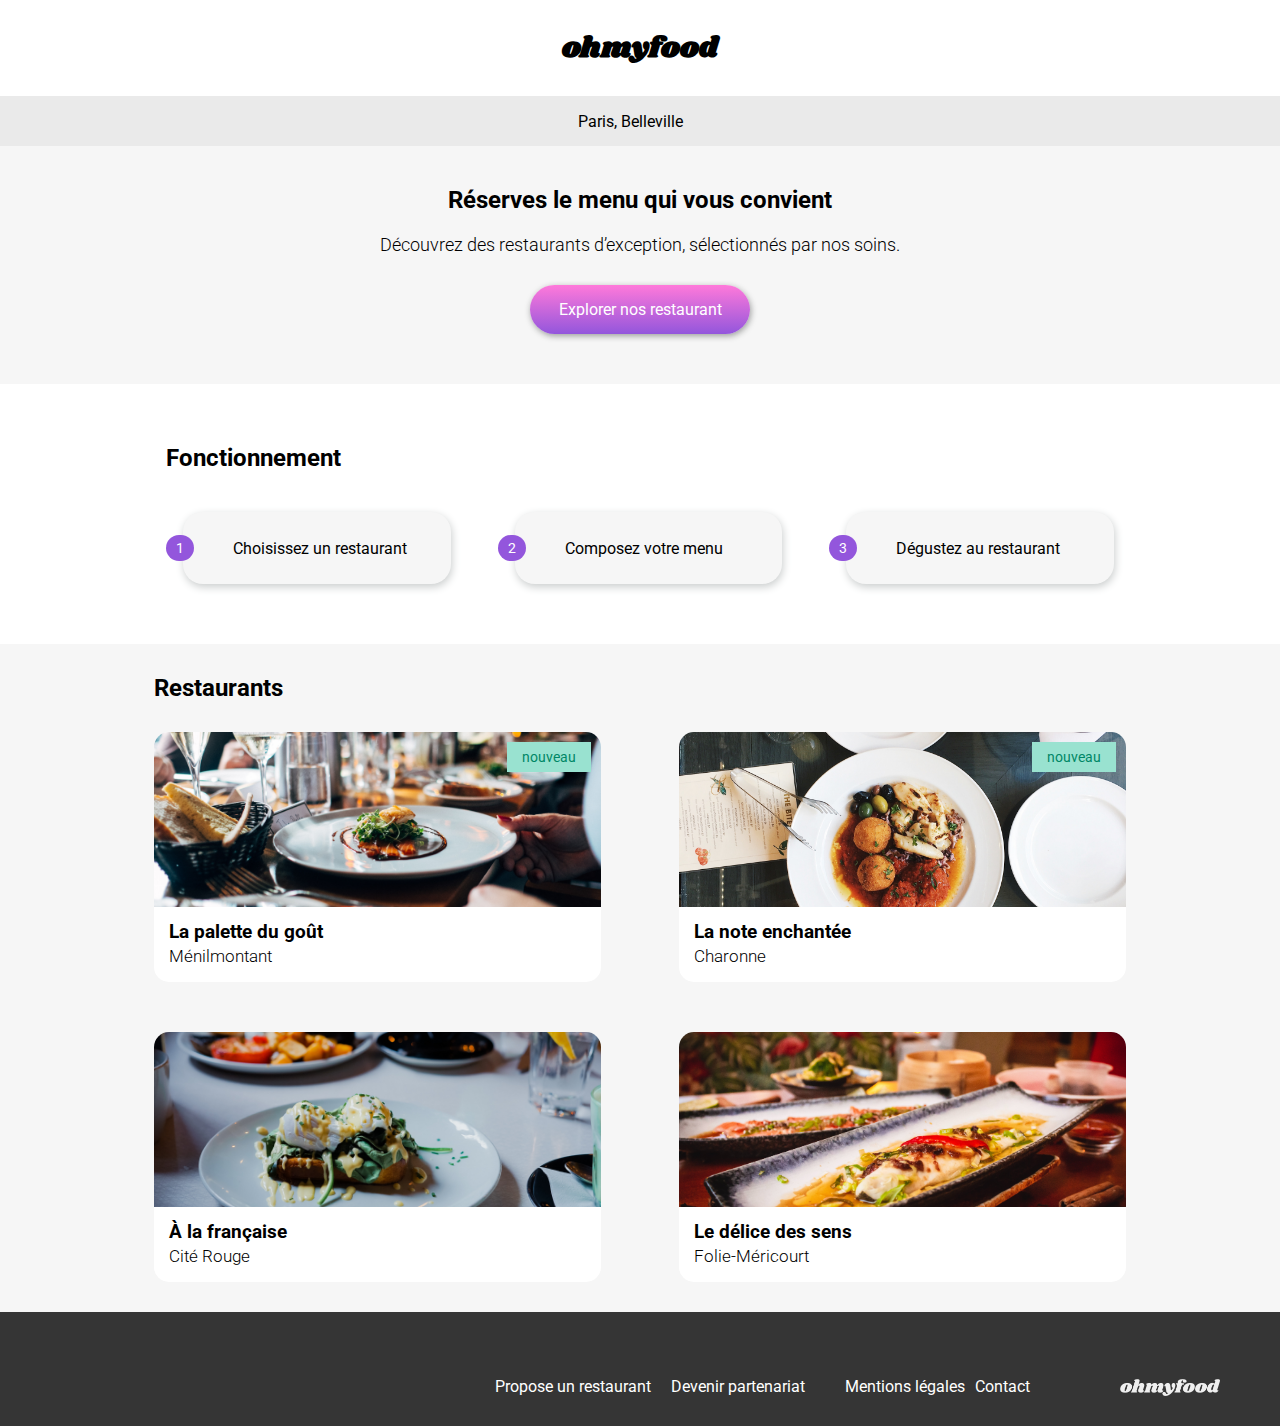
<file: index.html>
<!DOCTYPE html>
<html lang="fr">

<head>
  <meta charset="utf-8">
  <meta name="viewport" content="width=divice-width, initial-scale=1">
  <title>Oh my food - page d'accueil</title>
  <link rel="preconnect" href="https://fonts.googleapis.com">
  <link rel="preconnect" href="https://fonts.gstatic.com" crossorigin>
  <link href="https://fonts.googleapis.com/css2?family=Roboto:wght@100;300;400;700&display=swap" rel="stylesheet">
  <link href="https://fonts.googleapis.com/css2?family=Shrikhand&display=swap" rel="stylesheet">
  <link rel="stylesheet" href="https://cdnjs.cloudflare.com/ajax/libs/font-awesome/6.2.1/css/all.min.css"
    integrity="sha512-MV7K8+y+gLIBoVD59lQIYicR65iaqukzvf/nwasF0nqhPay5w/9lJmVM2hMDcnK1OnMGCdVK+iQrJ7lzPJQd1w=="
    crossorigin="anonymous" referrerpolicy="no-referrer">
  <link rel="stylesheet" href="CSS/styles.css">
</head>

<body>
  <div class="main-container">
    <header>
      <h1>ohmyfood</h1>
    </header>

    <main>
      <form class="localisation">
        <i class="fa-solid fa-location-dot"></i>
        <input type="text" name="ville" id="localisation" value="Paris, Belleville">
      </form>
      <div class="presentation">
        <h2>Réserves le menu qui vous convient</h2>
        <p>Découvrez des restaurants d’exception, sélectionnés par nos soins.</p>
        <a class="btn btn_presentation" role="button" href="#restaurants">
          Explorer nos restaurant
        </a>
      </div>

      <section class="fonction">
        <h2 class="section-title">Fonctionnement</h2>
        <div class="fonction_contents">
          <div class="fonction_content">
            <p class="fonction_n">1</p>
            <div class="fonction_txt">
              <i class="fa-solid fa-mobile-screen-button"></i>
              <p>Choisissez un restaurant</p>
            </div>
          </div>
          <div class="fonction_content">
            <p class="fonction_n">2</p>
            <div class="fonction_txt">
              <i class="fa-solid fa-list-ul"></i>
              <p>Composez votre menu</p>
            </div>
          </div>

          <div class="fonction_content">
            <p class="fonction_n">3</p>
            <div class="fonction_txt">
              <i class="fa-solid fa-store"></i>
              <p>Dégustez au restaurant</p>
            </div>
          </div>
        </div>
      </section>

      <section class="restaurants" id="restaurants">
        <h2 class="section-title">Restaurants</h2>
        <div class="restaurants_cards">
          <a href="restaurants/menu-la_palatte_du_goût.html">
            <div class="card">
              <img src="images/restaurants/jay-wennington-N_Y88TWmGwA-unsplash.jpg"
                alt="image du restaurant - la palette du goût">
              <p class="card_new">nouveau</p>
              <div class="card_content">
                <div class="card_txt">
                  <h3>La palette du goût</h3>
                  <p>Ménilmontant</p>
                </div>
                <div class="heart">
                  <span class="heart_1"><i class="fa-regular fa-heart"></i></span>
                  <span class="heart_2"><i class="fa-solid fa-heart"></i></span>
                </div>
              </div>
            </div>
          </a>

          <a href="restaurants/menu-la_note_enchantee.html">
            <div class="card">
              <img src="images/restaurants/stil-u2Lp8tXIcjw-unsplash.jpg" alt="image du restaurant - la note enchantée">
              <p class="card_new">nouveau</p>
              <div class="card_content">
                <div class="card_txt">
                  <h3>La note enchantée</h3>
                  <p>Charonne</p>
                </div>
                <div class="heart">
                  <span class="heart_1"><i class="fa-regular fa-heart"></i></span>
                  <span class="heart_2"><i class="fa-solid fa-heart"></i></span>
                </div>
              </div>
            </div>
          </a>

          <a href="restaurants/menu-a_la_francaise.html">
            <div class="card">
              <img src="images/restaurants/toa-heftiba-DQKerTsQwi0-unsplash.jpg"
                alt="image du restaurant - À la française">
              <div class="card_content">
                <div class="card_txt">
                  <h3>À la française</h3>
                  <p>Cité Rouge</p>
                </div>
                <div class="heart">
                  <span class="heart_1"><i class="fa-regular fa-heart"></i></span>
                  <span class="heart_2"><i class="fa-solid fa-heart"></i></span>
                </div>
              </div>
            </div>
          </a>

          <a href="restaurants/menu-le_delice_des_sens.html">
            <div class="card">
              <img src="images/restaurants/louis-hansel-shotsoflouis-qNBGVyOCY8Q-unsplash.jpg"
                alt="image du restaurant - Le délice des sens">
              <div class="card_content">
                <div class="card_txt">
                  <h3>Le délice des sens</h3>
                  <p>Folie-Méricourt</p>
                </div>
                <div class="heart">
                  <span class="heart_1"><i class="fa-regular fa-heart"></i></span>
                  <span class="heart_2"><i class="fa-solid fa-heart"></i></span>
                </div>
              </div>
            </div>
          </a>
        </div>
      </section>
    </main>

    <footer>
      <div>
        <a href="../index.html">
          <img src="images/logo/ohmyfood.png" alt="logo ohmyfood">
        </a>
      </div>
      <ul>
        <li>
          <a href="#">
            <i class="fa-solid fa-utensils"></i>
            <p>Propose un restaurant</p>
          </a>
        </li>
        <li>
          <a href="#">
            <i class="fa-solid fa-handshake-angle"></i>
            <p>Devenir partenariat</p>
          </a>
        </li>
        <li>
          <a href="#">
            <p>Mentions légales</p>
          </a>
        </li>
        <li>
          <a href="mailto:adresse@mail.com">
            <p>Contact</p>
          </a>
        </li>
      </ul>
    </footer>
  </div>
  <div class="loading">
    <div class="loading_in">
      <i class="fa-solid fa-heart"></i>
      <p>Chargement...</p>
    </div>
  </div>
</body>

</html>
</file>
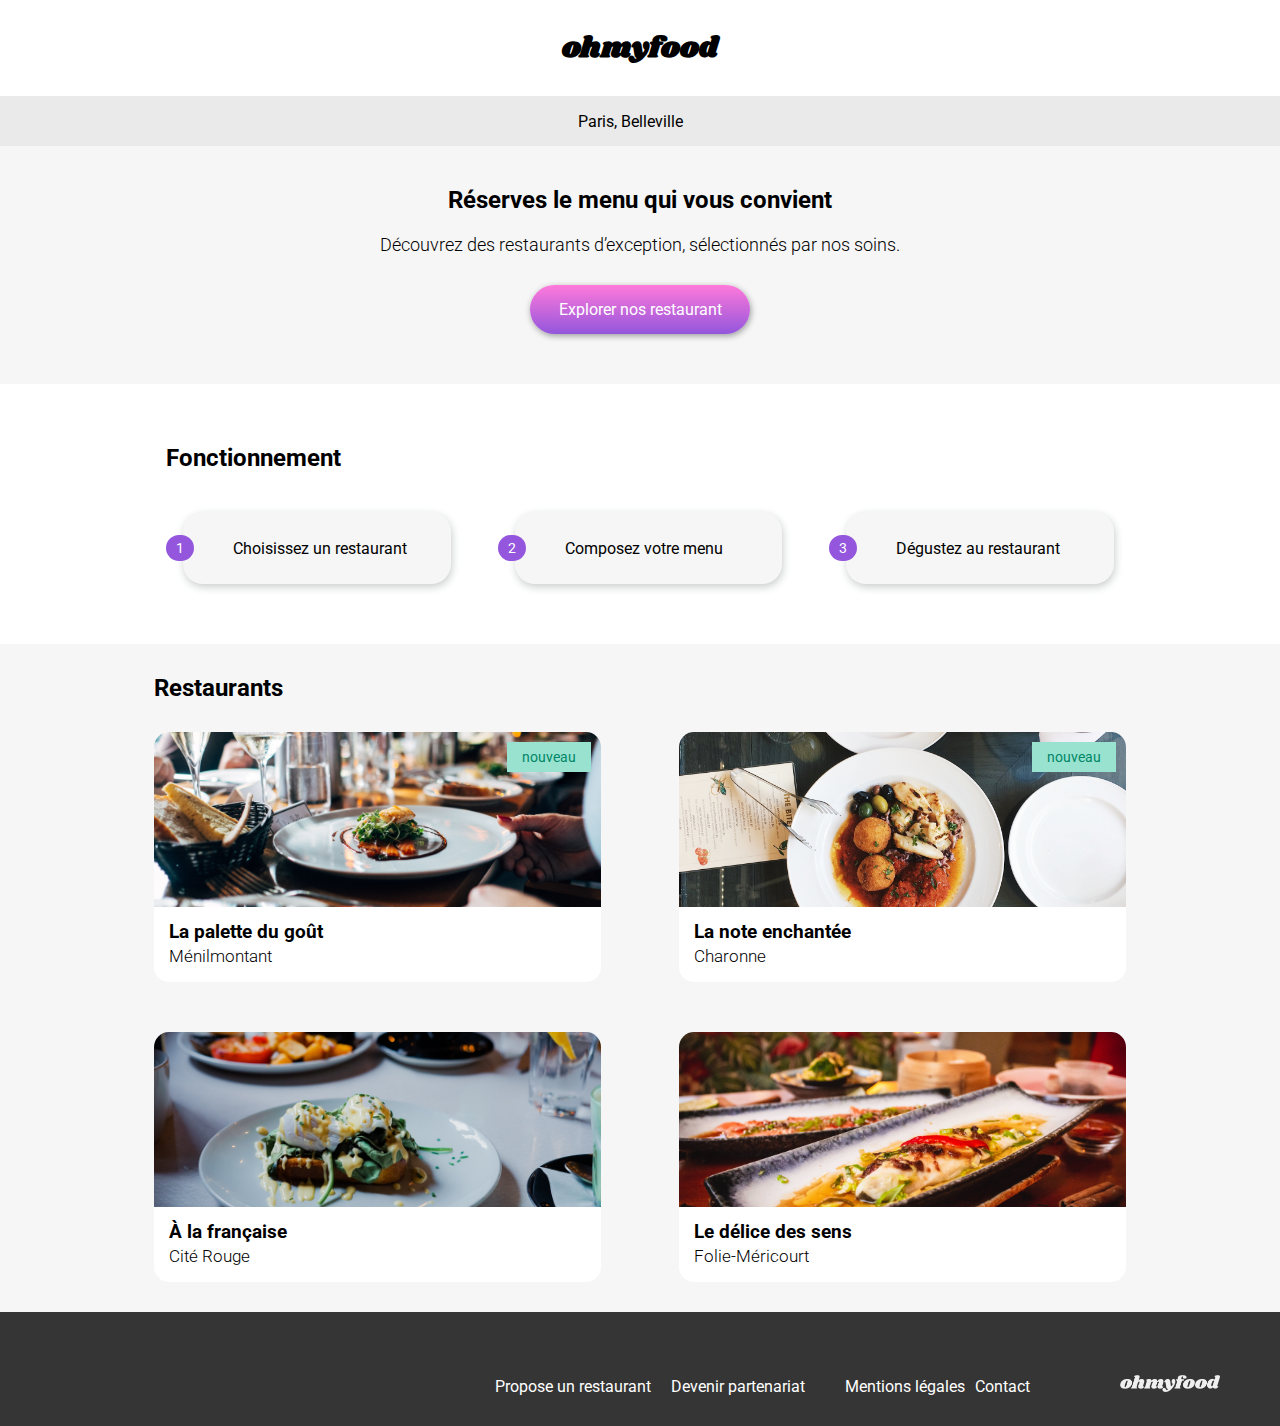
<file: homepage.html>
<!DOCTYPE html>
<html lang="fr">
  <head>
    <meta charset="utf-8">
    <meta name="viewport" content="width=divice-width, initial-scale=1">
    <title>Oh my food - page d'accueil</title>
    <link rel="preconnect" href="https://fonts.googleapis.com">
    <link rel="preconnect" href="https://fonts.gstatic.com" crossorigin>
    <link href="https://fonts.googleapis.com/css2?family=Roboto:wght@100;300;400;700&display=swap"
      rel="stylesheet">
    <link
      href="https://fonts.googleapis.com/css2?family=Shrikhand&display=swap"
      rel="stylesheet">
    <link
      rel="stylesheet"
      href="https://cdnjs.cloudflare.com/ajax/libs/font-awesome/6.2.1/css/all.min.css"
      integrity="sha512-MV7K8+y+gLIBoVD59lQIYicR65iaqukzvf/nwasF0nqhPay5w/9lJmVM2hMDcnK1OnMGCdVK+iQrJ7lzPJQd1w=="
      crossorigin="anonymous" referrerpolicy="no-referrer">
    <link rel="stylesheet" href="CSS/styles.css">
  </head>

  <body>
    <div class="main-container">
      <header>
        <h1>ohmyfood</h1>
      </header>

      <main>
        <form class="localisation">
          <i class="fa-solid fa-location-dot"></i>
          <input type="text" name="ville" id="localisation" value="Paris, Belleville">
        </form>
        <div class="presentation">
          <h2>Réserves le menu qui vous convient</h2>
          <p>
            Découvrez des restaurants d’exception, sélectionnés par nos soins.
          </p>
          <a class="btn btn_presentation" role="button" href="#restaurants">
            Explorer nos restaurant
          </a>
        </div>

        <section class="fonction">
          <h2 class="section-title">Fonctionnement</h2>
          <div class="fonction_contents">
            <div class="fonction_content">
              <p class="fonction_n">1</p>
              <div class="fonction_txt">
                <i class="fa-solid fa-mobile-screen-button"></i>
                <p>Choisissez un restaurant</p>
              </div>
            </div>
            <div class="fonction_content">
              <p class="fonction_n">2</p>
              <div class="fonction_txt">
                <i class="fa-solid fa-list-ul"></i>
                <p>Composez votre menu</p>
              </div>
            </div>

            <div class="fonction_content">
              <p class="fonction_n">3</p>
              <div class="fonction_txt">
                <i class="fa-solid fa-store"></i>
                <p>Dégustez au restaurant</p>
              </div>
            </div>
          </div>
        </section>

        <section class="restaurants" id="restaurants">
          <h2 class="section-title">Restaurants</h2>
          <div class="restaurants_cards">
            <a href="restaurants/menu-la_palatte_du_goût.html">
              <div class="card">
                <img src="images/restaurants/jay-wennington-N_Y88TWmGwA-unsplash.jpg"
                  alt="image du restaurant - la palette du goût">
                <p class="card_new">nouveau</p>
                <div class="card_content">
                  <div class="card_txt">
                    <h3>La palette du goût</h3>
                    <p>Ménilmontant</p>
                  </div>
                  <div class="heart">
                    <span class="heart_1"
                      ><i class="fa-regular fa-heart"></i
                    ></span>
                    <span class="heart_2"
                      ><i class="fa-solid fa-heart"></i
                    ></span>
                  </div>
                </div>
              </div>
            </a>

            <a href="restaurants/menu-la_note_enchantee.html">
              <div class="card">
                <img src="images/restaurants/stil-u2Lp8tXIcjw-unsplash.jpg"
                  alt="image du restaurant - la note enchantée">
                <p class="card_new">nouveau</p>
                <div class="card_content">
                  <div class="card_txt">
                    <h3>La note enchantée</h3>
                    <p>Charonne</p>
                  </div>
                  <div class="heart">
                    <span class="heart_1"
                      ><i class="fa-regular fa-heart"></i
                    ></span>
                    <span class="heart_2"
                      ><i class="fa-solid fa-heart"></i
                    ></span>
                  </div>
                </div>
              </div>
            </a>

            <a href="restaurants/menu-a_la_francaise.html">
              <div class="card">
                <img src="images/restaurants/toa-heftiba-DQKerTsQwi0-unsplash.jpg"
                  alt="image du restaurant - À la française">
                <div class="card_content">
                  <div class="card_txt">
                    <h3>À la française</h3>
                    <p>Cité Rouge</p>
                  </div>
                  <div class="heart">
                    <span class="heart_1"
                      ><i class="fa-regular fa-heart"></i
                    ></span>
                    <span class="heart_2"
                      ><i class="fa-solid fa-heart"></i
                    ></span>
                  </div>
                </div>
              </div>
            </a>

            <a href="restaurants/menu-le_delice_des_sens.html">
              <div class="card">
                <img src="images/restaurants/louis-hansel-shotsoflouis-qNBGVyOCY8Q-unsplash.jpg"
                  alt="image du restaurant - Le délice des sens">
                <div class="card_content">
                  <div class="card_txt">
                    <h3>Le délice des sens</h3>
                    <p>Folie-Méricourt</p>
                  </div>
                  <div class="heart">
                    <span class="heart_1"
                      ><i class="fa-regular fa-heart"></i
                    ></span>
                    <span class="heart_2"
                      ><i class="fa-solid fa-heart"></i
                    ></span>
                  </div>
                </div>
              </div>
            </a>
          </div>
        </section>
      </main>

      <footer>
        <div>
          <img src="images/logo/ohmyfood.png" alt="logo ohmyfood">
        </div>
        <ul>
          <li>
            <a href="#"
              ><i class="fa-solid fa-utensils"></i>
              <p>Propose un restaurant</p>
            </a>
          </li>
          <li>
            <a href="#"
              ><i class="fa-solid fa-handshake-angle"></i>
              <p>Devenir partenariat</p>
            </a>
          </li>
          <li>
            <a href="#">
              <p>Mentions légales</p>
            </a>
          </li>
          <li>
            <a href="mailto:adresse@mail.com">
              <p>Contact</p>
            </a>
          </li>
        </ul>
      </footer>
    </div>
    <div class="loading">
      <div class="loading_in">
        <i class="fa-solid fa-heart"></i>
        <p>Chargement...</p>
      </div>
    </div>
  </body>
</html>
</file>
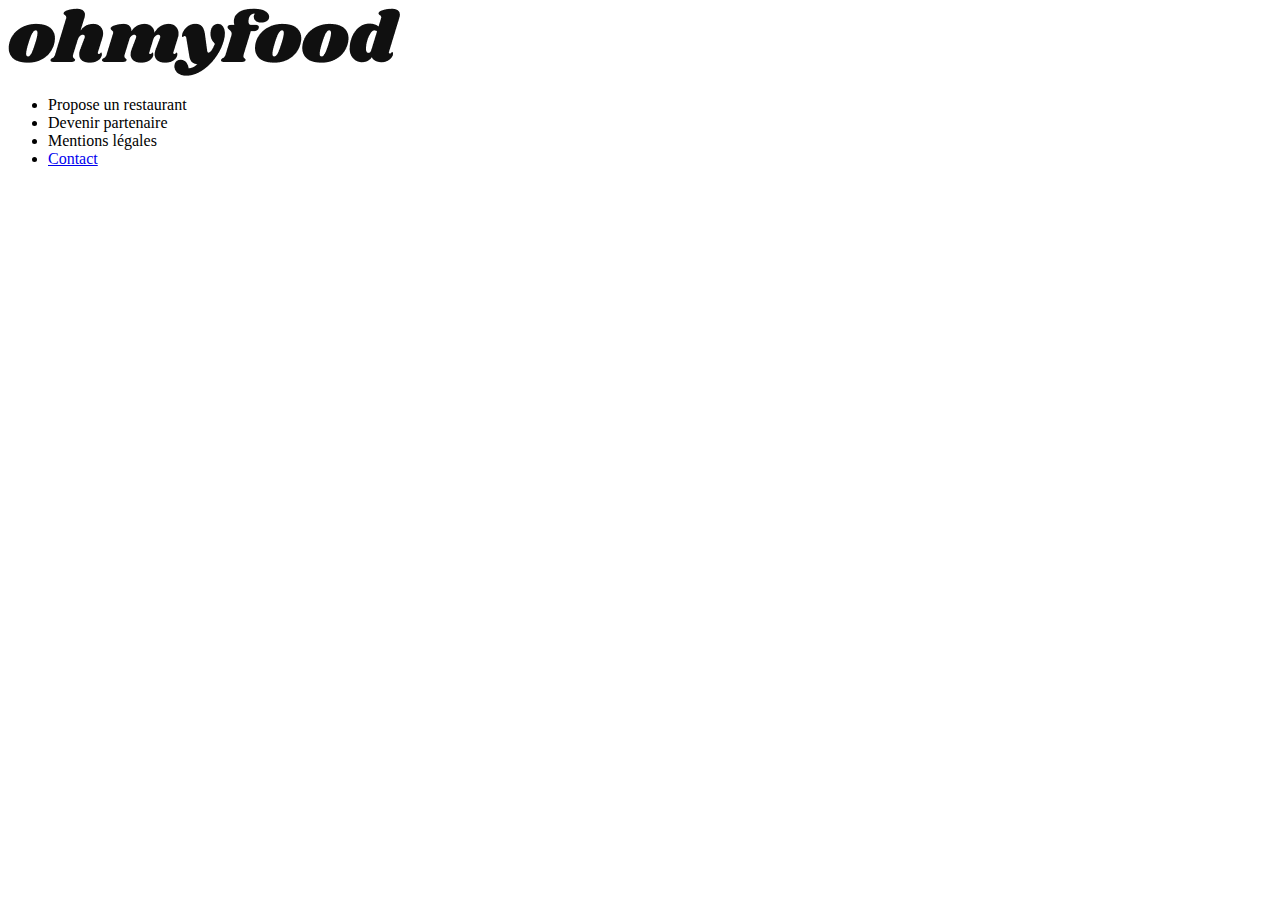
<file: menu-a_la_francaise.html>
<!DOCTYPE html>
<html lang="fr">

<head>
    <meta charset="utf-8">
    <meta name="viewport" content="width=divice-width, initial-scale=1">
    <title>Oh my food - page d'accueil </title>
    <link rel="preconnect" href="https://fonts.googleapis.com">
    <link rel="preconnect" href="https://fonts.gstatic.com" crossorigin>
    <link href="https://fonts.googleapis.com/css2?family=Roboto:wght@100&display=swap" rel="stylesheet">
    <link href="https://fonts.googleapis.com/css2?family=Shrikhand&display=swap" rel="stylesheet">
</head>

<body>
    <main>
        
    </main>
        <footer>
            <div>
                <img src="images/logo/ohmyfood.png" alt="image du logo - oh my food">
            </div>
            <ul>
                <li><i class="fa-solid fa-utensils"></i>Propose un restaurant</li>
                <li> <i class="fa-solid fa-handshake"></i>Devenir partenaire</li>
                <li> Mentions légales</li>
                <li> <a href="mailto:adresse@mail.com">Contact</a></li>
            </ul>
        </footer>
    </div>
</file>
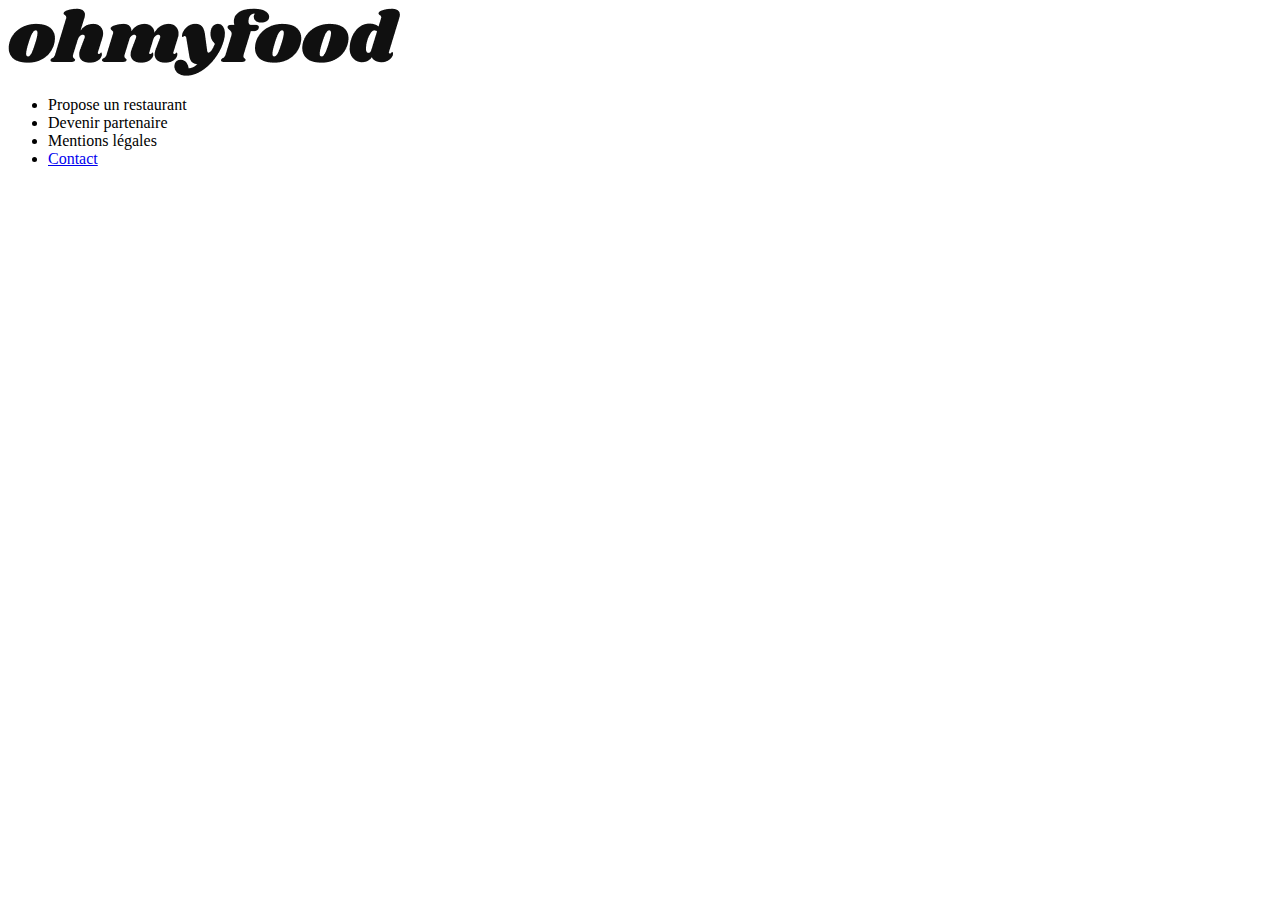
<file: menu-le_delice_des_sens.html>
<!DOCTYPE html>
<html lang="fr">

<head>
    <meta charset="utf-8">
    <meta name="viewport" content="width=divice-width, initial-scale=1">
    <title>Oh my food - page d'accueil </title>
    <link rel="preconnect" href="https://fonts.googleapis.com">
    <link rel="preconnect" href="https://fonts.gstatic.com" crossorigin>
    <link href="https://fonts.googleapis.com/css2?family=Roboto:wght@100&display=swap" rel="stylesheet">
    <link href="https://fonts.googleapis.com/css2?family=Shrikhand&display=swap" rel="stylesheet">
</head>

<body>
<main>
    
</main>
    <footer>
        <div>
            <img src="images/logo/ohmyfood.png" alt="image du logo - oh my food">
        </div>
        <ul>
            <li><i class="fa-solid fa-utensils"></i>Propose un restaurant</li>
            <li> <i class="fa-solid fa-handshake"></i>Devenir partenaire</li>
            <li> Mentions légales</li>
            <li> <a href="mailto:adresse@mail.com">Contact</a></li>
        </ul>
    </footer>
</div>
</body>
</file>
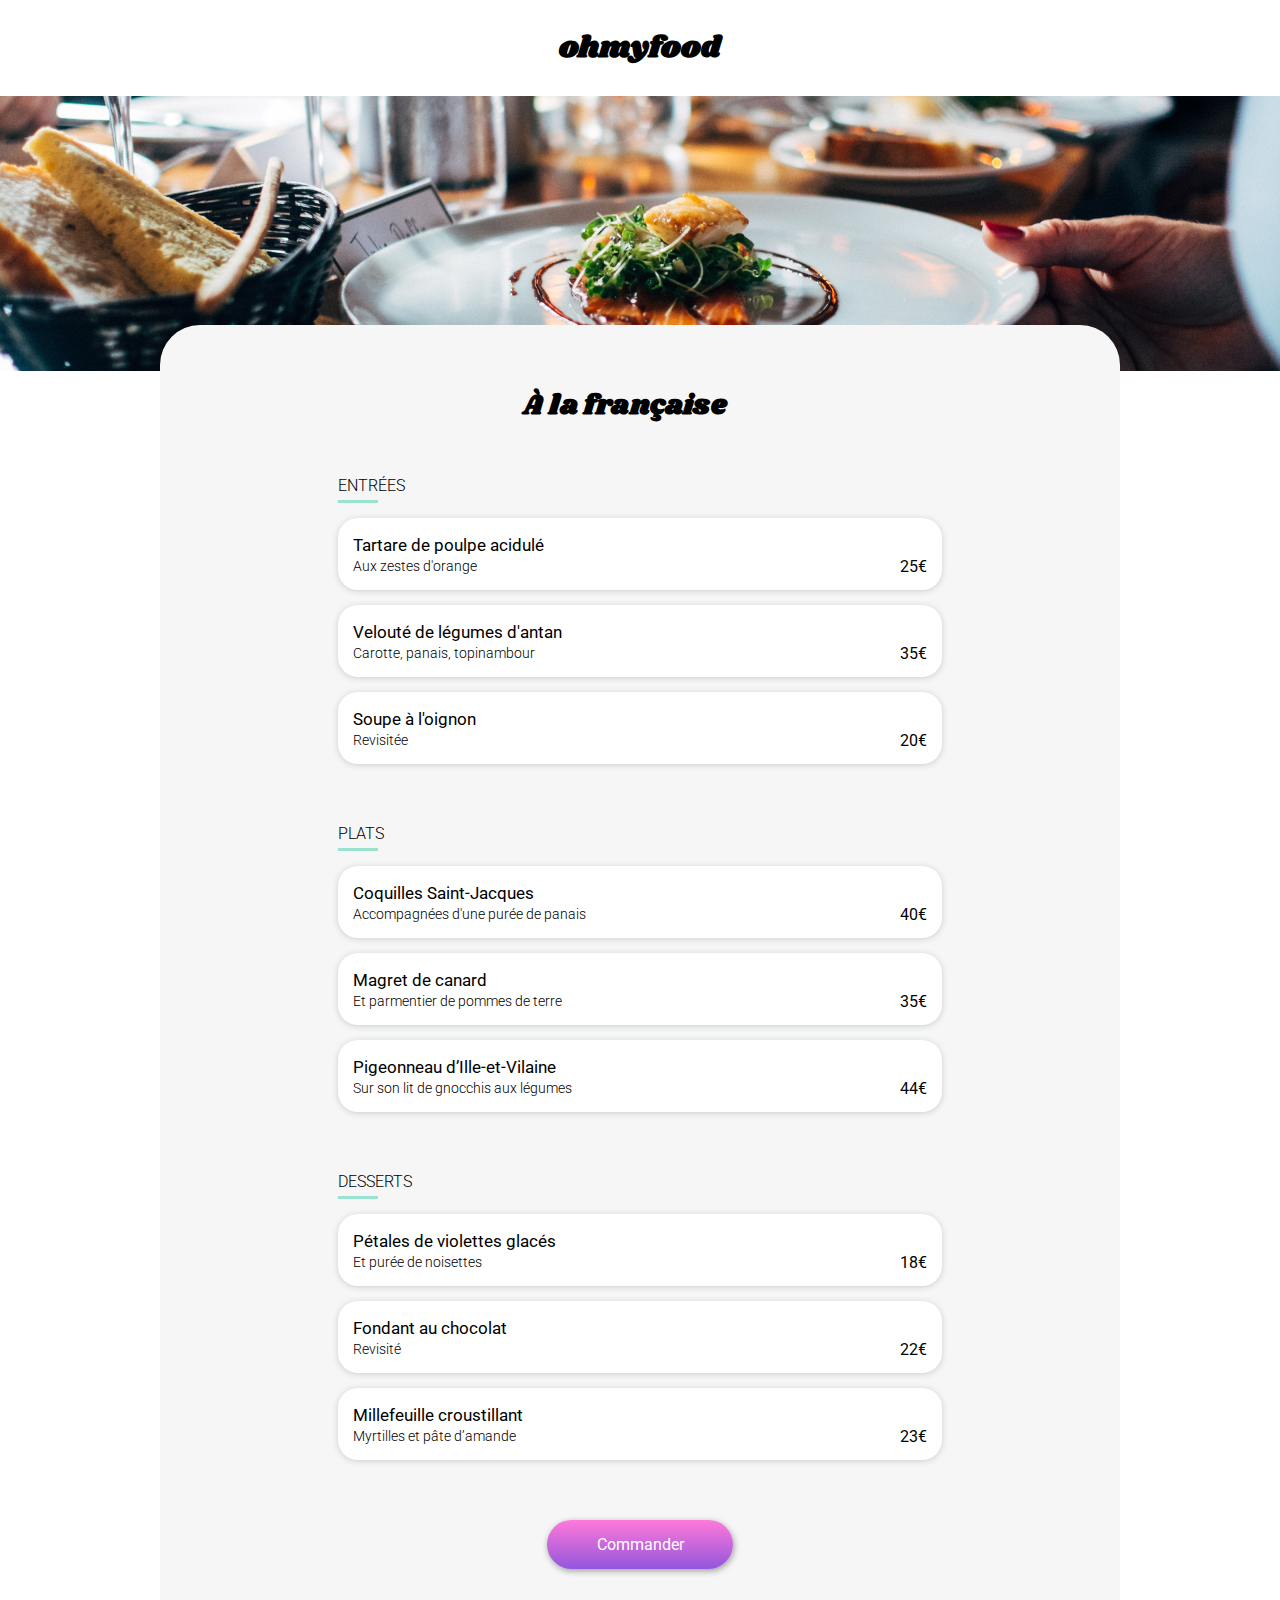
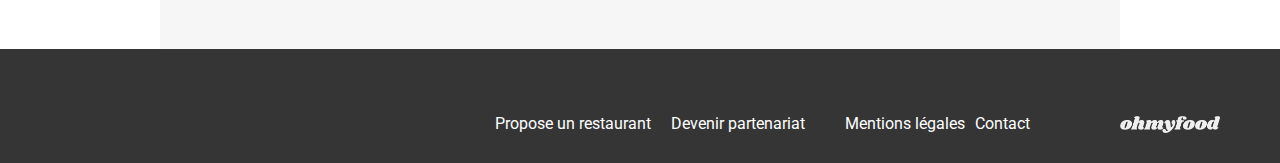
<file: restaurants/menu-a_la_francaise.html>
<!DOCTYPE html>
<html lang="fr">

<head>
    <meta charset="utf-8">
    <meta name="viewport" content="width=divice-width, initial-scale=1">
    <title>Oh my food - page "À la française" </title>
    <link rel="preconnect" href="https://fonts.googleapis.com">
    <link rel="preconnect" href="https://fonts.gstatic.com" crossorigin>
    <link href="https://fonts.googleapis.com/css2?family=Roboto:wght@100;300;400;700&display=swap" rel="stylesheet">
    <link href="https://fonts.googleapis.com/css2?family=Shrikhand&display=swap" rel="stylesheet">
    <link rel="stylesheet" href="https://cdnjs.cloudflare.com/ajax/libs/font-awesome/6.2.1/css/all.min.css"
        integrity="sha512-MV7K8+y+gLIBoVD59lQIYicR65iaqukzvf/nwasF0nqhPay5w/9lJmVM2hMDcnK1OnMGCdVK+iQrJ7lzPJQd1w=="
        crossorigin="anonymous" referrerpolicy="no-referrer">
    <link rel="stylesheet" href="../CSS/styles.css">
</head>

<body>
    <div class="main-container">
        <header class="menu_page">
            <a href="../index.html">
                <i class="fa-solid fa-arrow-left"></i>
            </a>
            <h1>ohmyfood</h1>
        </header>

        <main>
            <div class="restaurant_img">
                <img src="../images/restaurants/jay-wennington-N_Y88TWmGwA-unsplash.jpg" alt="image - restaurant">
            </div>
            <section class="menu">
                <div class="menu_title">
                    <h2 class="menu_title-section">À la française</h2>
                    <div class="heart">
                        <span class="heart_1">
                            <i class="fa-regular fa-heart"></i>
                        </span>
                        <span class="heart_2">
                            <i class="fa-solid fa-heart"></i>
                        </span>
                    </div>
                </div>
                <div class="menu_total">
                    <div class="menu_appetizer">
                        <h3>ENTRÉES</h3>
                        <div class="menu_cards">
                            <div class="card">
                                <div class="card_txt">
                                    <h4>Tartare de poulpe acidulé</h4>
                                    <p>Aux zestes d'orange</p>
                                </div>
                                <div class="card_price">25€</div>
                                <span class="card_greenbox">
                                    <i class="fa-solid fa-circle-check"></i>
                                </span>
                            </div>
                            <div class="card">
                                <div class="card_txt">
                                    <h4>Velouté de légumes d'antan</h4>
                                    <p>Carotte, panais, topinambour</p>
                                </div>
                                <div class="card_price">35€</div>
                                <span class="card_greenbox">
                                    <i class="fa-solid fa-circle-check"></i>
                                </span>
                            </div>
                            <div class="card">
                                <div class="card_txt">
                                    <h4>Soupe à l'oignon</h4>
                                    <p>Revisitée</p>
                                </div>
                                <div class="card_price">20€</div>
                                <span class="card_greenbox">
                                    <i class="fa-solid fa-circle-check"></i>
                                </span>
                            </div>
                        </div>
                    </div>
                    <div class="menu_main">
                        <h3>PLATS</h3>
                        <div class="menu_cards">
                            <div class="card">
                                <div class="card_txt">
                                    <h4>Coquilles Saint-Jacques</h4>
                                    <p>Accompagnées d'une purée de panais</p>
                                </div>
                                <div class="card_price">40€</div>
                                <span class="card_greenbox">
                                    <i class="fa-solid fa-circle-check"></i>
                                </span>
                            </div>
                            <div class="card">
                                <div class="card_txt">
                                    <h4>Magret de canard</h4>
                                    <p>Et parmentier de pommes de terre</p>
                                </div>
                                <div class="card_price">35€</div>
                                <span class="card_greenbox">
                                    <i class="fa-solid fa-circle-check"></i>
                                </span>
                            </div>
                            <div class="card">
                                <div class="card_txt">
                                    <h4>Pigeonneau d’Ille-et-Vilaine</h4>
                                    <p>Sur son lit de gnocchis aux légumes</p>
                                </div>
                                <div class="card_price">44€</div>
                                <span class="card_greenbox">
                                    <i class="fa-solid fa-circle-check"></i>
                                </span>
                            </div>
                        </div>
                    </div>
                    <div class="menu_dessert">
                        <h3>DESSERTS</h3>
                        <div class="menu_cards">
                            <div class="card">
                                <div class="card_txt">
                                    <h4>Pétales de violettes glacés</h4>
                                    <p>Et purée de noisettes</p>
                                </div>
                                <div class="card_price">18€</div>
                                <span class="card_greenbox">
                                    <i class="fa-solid fa-circle-check"></i>
                                </span>
                            </div>
                            <div class="card">
                                <div class="card_txt">
                                    <h4>Fondant au chocolat</h4>
                                    <p>Revisité</p>
                                </div>
                                <div class="card_price">22€</div>
                                <span class="card_greenbox">
                                    <i class="fa-solid fa-circle-check"></i>
                                </span>
                            </div>
                            <div class="card">
                                <div class="card_txt">
                                    <h4>Millefeuille croustillant</h4>
                                    <p>Myrtilles et pâte d’amande</p>
                                </div>
                                <div class="card_price">23€</div>
                                <span class="card_greenbox">
                                    <i class="fa-solid fa-circle-check"></i>
                                </span>
                            </div>
                        </div>
                    </div>
                    <div class="btn btn_order">
                        <a href="#" role="button">Commander</a>
                    </div>
                </div>
            </section>
        </main>

        <footer>
            <div>
                <a href="../index.html">
                    <img src="../images/logo/ohmyfood.png" alt="image du logo - oh my food">
                </a>
            </div>
            <ul>
                <li>
                    <a href="#">
                        <i class="fa-solid fa-utensils"></i>
                        <p>Propose un restaurant</p>
                    </a>
                </li>
                <li>
                    <a href="#">
                        <i class="fa-solid fa-handshake-angle"></i>
                        <p>Devenir partenariat</p>
                    </a>
                </li>
                <li>
                    <a href="#">
                        <p>Mentions légales</p>
                    </a>
                </li>
                <li>
                    <a href="mailto:adresse@mail.com">
                        <p>Contact</p>
                    </a>
                </li>
            </ul>
        </footer>
    </div>
</body>

</html>
</file>
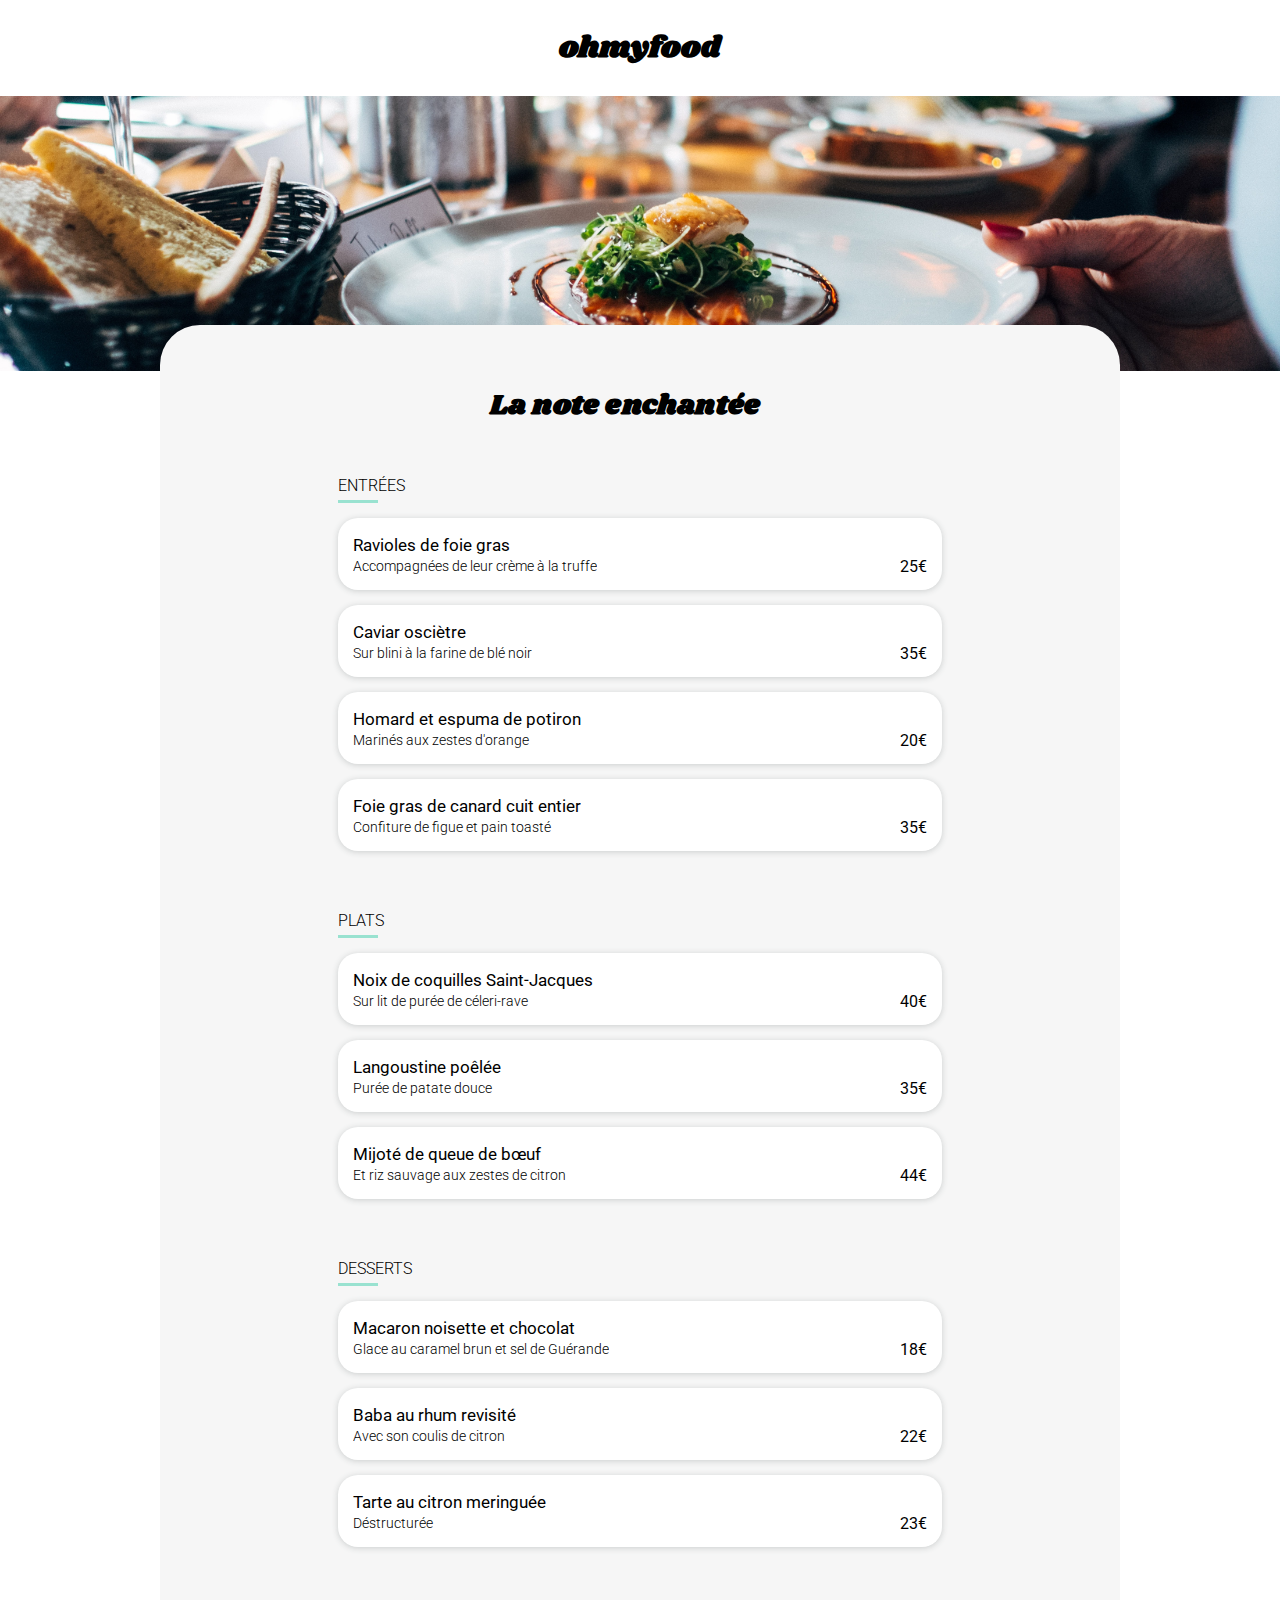
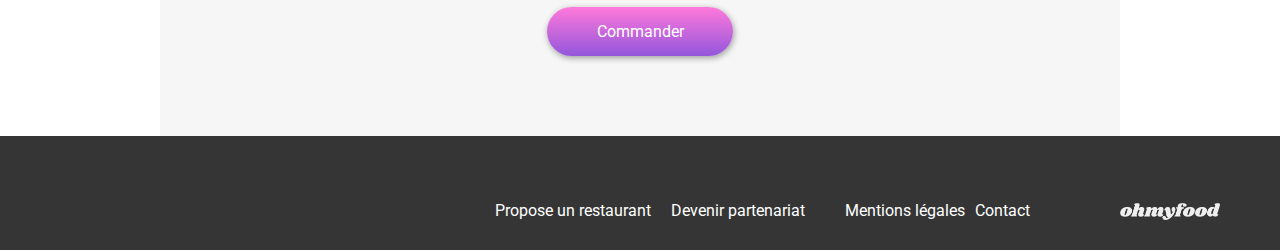
<file: restaurants/menu-la_note_enchantee.html>
<!DOCTYPE html>
<html lang="fr">

<head>
    <meta charset="utf-8">
    <meta name="viewport" content="width=divice-width, initial-scale=1">
    <title>Oh my food - page "La note enchantée" </title>
    <link rel="preconnect" href="https://fonts.googleapis.com">
    <link rel="preconnect" href="https://fonts.gstatic.com" crossorigin>
    <link href="https://fonts.googleapis.com/css2?family=Roboto:wght@100;300;400;700&display=swap" rel="stylesheet">
    <link href="https://fonts.googleapis.com/css2?family=Shrikhand&display=swap" rel="stylesheet">
    <link rel="stylesheet" href="https://cdnjs.cloudflare.com/ajax/libs/font-awesome/6.2.1/css/all.min.css"
        integrity="sha512-MV7K8+y+gLIBoVD59lQIYicR65iaqukzvf/nwasF0nqhPay5w/9lJmVM2hMDcnK1OnMGCdVK+iQrJ7lzPJQd1w=="
        crossorigin="anonymous" referrerpolicy="no-referrer">
    <link rel="stylesheet" href="../CSS/styles.css">
</head>

<body>
    <div class="main-container">
        <header class="menu_page">
            <a href="../index.html">
                <i class="fa-solid fa-arrow-left"></i>
            </a>
            <h1>ohmyfood</h1>
        </header>

        <main>
            <div class="restaurant_img">
                <img src="../images/restaurants/jay-wennington-N_Y88TWmGwA-unsplash.jpg" alt="image - restaurant">
            </div>
            <section class="menu">
                <div class="menu_title">
                    <h2 class="menu_title-section">La note enchantée</h2>
                    <div class="heart">
                        <span class="heart_1">
                            <i class="fa-regular fa-heart"></i>
                        </span>
                        <span class="heart_2">
                            <i class="fa-solid fa-heart"></i>
                        </span>
                    </div>
                </div>
                <div class="menu_total">
                    <div class="menu_appetizer">
                        <h3>ENTRÉES</h3>
                        <div class="menu_cards">
                            <div class="card">
                                <div class="card_txt">
                                    <h4>Ravioles de foie gras</h4>
                                    <p>Accompagnées de leur crème à la truffe</p>
                                </div>
                                <div class="card_price">25€</div>
                                <span class="card_greenbox">
                                    <i class="fa-solid fa-circle-check"></i>
                                </span>
                            </div>
                            <div class="card">
                                <div class="card_txt">
                                    <h4>Caviar osciètre </h4>
                                    <p>Sur blini à la farine de blé noir</p>
                                </div>
                                <div class="card_price">35€</div>
                                <span class="card_greenbox">
                                    <i class="fa-solid fa-circle-check"></i>
                                </span>
                            </div>
                            <div class="card">
                                <div class="card_txt">
                                    <h4>Homard et espuma de potiron</h4>
                                    <p>Marinés aux zestes d'orange</p>
                                </div>
                                <div class="card_price">20€</div>
                                <span class="card_greenbox">
                                    <i class="fa-solid fa-circle-check"></i>
                                </span>
                            </div>
                            <div class="card">
                                <div class="card_txt">
                                    <h4>Foie gras de canard cuit entier</h4>
                                    <p>Confiture de figue et pain toasté</p>
                                </div>
                                <div class="card_price">35€</div>
                                <span class="card_greenbox">
                                    <i class="fa-solid fa-circle-check"></i>
                                </span>
                            </div>
                        </div>
                    </div>
                    <div class="menu_main">
                        <h3>PLATS</h3>
                        <div class="menu_cards">
                            <div class="card">
                                <div class="card_txt">
                                    <h4>Noix de coquilles Saint-Jacques</h4>
                                    <p>Sur lit de purée de céleri-rave</p>
                                </div>
                                <div class="card_price">40€</div>
                                <span class="card_greenbox">
                                    <i class="fa-solid fa-circle-check"></i>
                                </span>
                            </div>
                            <div class="card">
                                <div class="card_txt">
                                    <h4>Langoustine poêlée</h4>
                                    <p>Purée de patate douce</p>
                                </div>
                                <div class="card_price">35€</div>
                                <span class="card_greenbox">
                                    <i class="fa-solid fa-circle-check"></i>
                                </span>
                            </div>
                            <div class="card">
                                <div class="card_txt">
                                    <h4>Mijoté de queue de bœuf </h4>
                                    <p>Et riz sauvage aux zestes de citron</p>
                                </div>
                                <div class="card_price">44€</div>
                                <span class="card_greenbox">
                                    <i class="fa-solid fa-circle-check"></i>
                                </span>
                            </div>
                        </div>
                    </div>
                    <div class="menu_dessert">
                        <h3>DESSERTS</h3>
                        <div class="menu_cards">
                            <div class="card">
                                <div class="card_txt">
                                    <h4>Macaron noisette et chocolat</h4>
                                    <p>Glace au caramel brun et sel de Guérande</p>
                                </div>
                                <div class="card_price">18€</div>
                                <span class="card_greenbox">
                                    <i class="fa-solid fa-circle-check"></i>
                                </span>
                            </div>
                            <div class="card">
                                <div class="card_txt">
                                    <h4>Baba au rhum revisité </h4>
                                    <p>Avec son coulis de citron</p>
                                </div>
                                <div class="card_price">22€</div>
                                <span class="card_greenbox">
                                    <i class="fa-solid fa-circle-check"></i>
                                </span>
                            </div>
                            <div class="card">
                                <div class="card_txt">
                                    <h4>Tarte au citron meringuée</h4>
                                    <p>Déstructurée</p>
                                </div>
                                <div class="card_price">23€</div>
                                <span class="card_greenbox">
                                    <i class="fa-solid fa-circle-check"></i>
                                </span>
                            </div>
                        </div>
                    </div>
                    <div class="btn btn_order">
                        <a href="#" role="button">Commander</a>
                    </div>
                </div>
            </section>
        </main>

        <footer>
            <div>
                <a href="../index.html">
                    <img src="../images/logo/ohmyfood.png" alt="image du logo - oh my food">
                </a>
            </div>
            <ul>
                <li>
                    <a href="#">
                        <i class="fa-solid fa-utensils"></i>
                        <p>Propose un restaurant</p>
                    </a>
                </li>
                <li>
                    <a href="#">
                        <i class="fa-solid fa-handshake-angle"></i>
                        <p>Devenir partenariat</p>
                    </a>
                </li>
                <li>
                    <a href="#">
                        <p>Mentions légales</p>
                    </a>
                </li>
                <li>
                    <a href="mailto:adresse@mail.com">
                        <p>Contact</p>
                    </a>
                </li>
            </ul>
        </footer>
    </div>
</body>

</html>
</file>
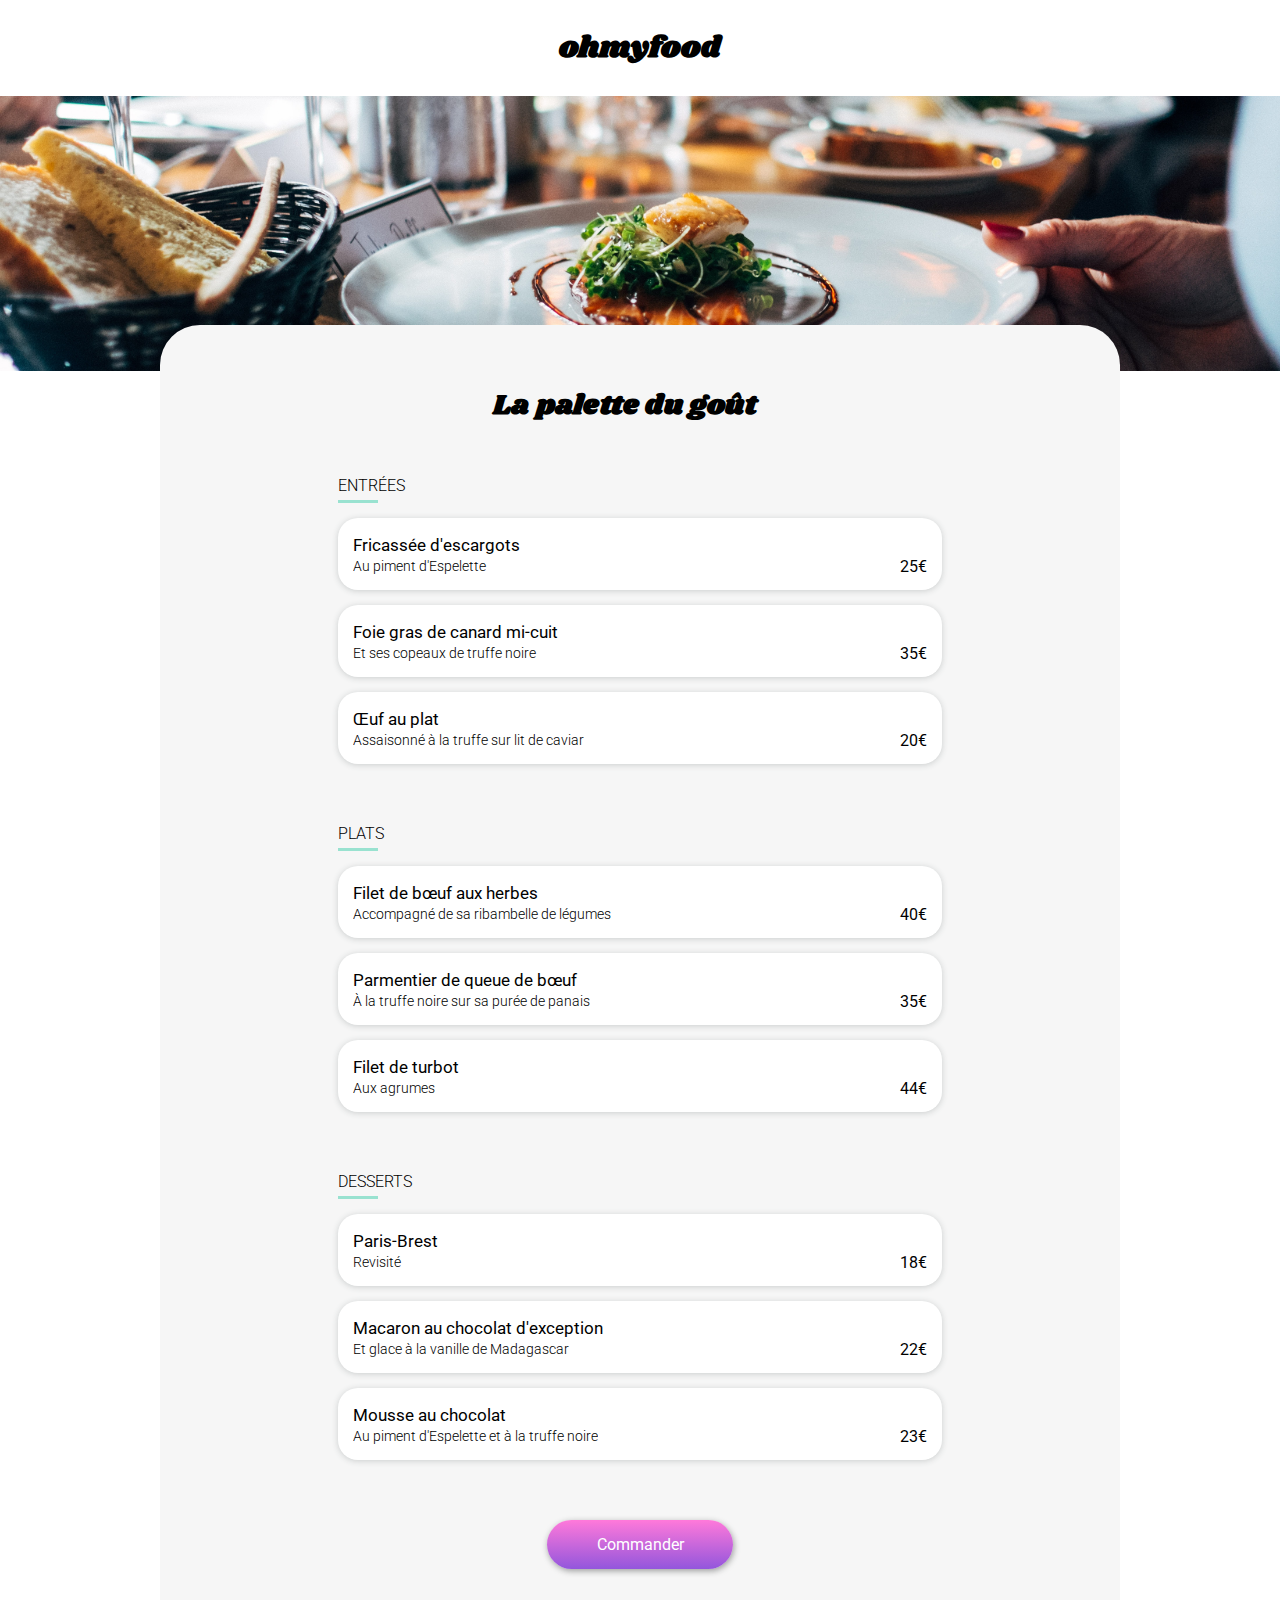
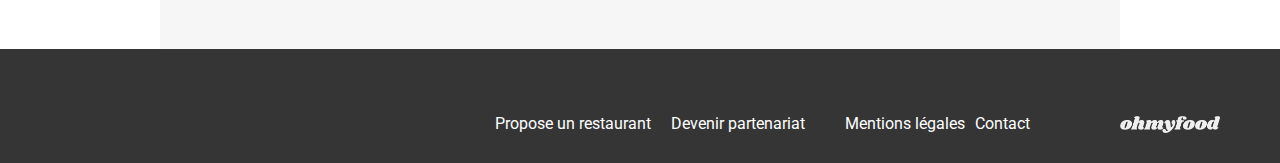
<file: restaurants/menu-la_palatte_du_goût.html>
<!DOCTYPE html>
<html lang="fr">

<head>
    <meta charset="utf-8">
    <meta name="viewport" content="width=divice-width, initial-scale=1">
    <title>Oh my food - page "La palette du goût" </title>
    <link rel="preconnect" href="https://fonts.googleapis.com">
    <link rel="preconnect" href="https://fonts.gstatic.com" crossorigin>
    <link href="https://fonts.googleapis.com/css2?family=Roboto:wght@100;300;400;700&display=swap" rel="stylesheet">
    <link href="https://fonts.googleapis.com/css2?family=Shrikhand&display=swap" rel="stylesheet">
    <link rel="stylesheet" href="https://cdnjs.cloudflare.com/ajax/libs/font-awesome/6.2.1/css/all.min.css"
        integrity="sha512-MV7K8+y+gLIBoVD59lQIYicR65iaqukzvf/nwasF0nqhPay5w/9lJmVM2hMDcnK1OnMGCdVK+iQrJ7lzPJQd1w=="
        crossorigin="anonymous" referrerpolicy="no-referrer">
    <link rel="stylesheet" href="../CSS/styles.css">
</head>

<body>
    <div class="main-container">
        <header class="menu_page">
            <a href="../index.html">
                <i class="fa-solid fa-arrow-left"></i>
            </a>
            <h1>ohmyfood</h1>
        </header>

        <main>
            <div class="restaurant_img">
                <img src="../images/restaurants/jay-wennington-N_Y88TWmGwA-unsplash.jpg" alt="image - restaurant">
            </div>
            <section class="menu">
                <div class="menu_title">
                    <h2 class="menu_title-section">La palette du goût</h2>
                    <div class="heart">
                        <span class="heart_1">
                            <i class="fa-regular fa-heart"></i>
                        </span>
                        <span class="heart_2">
                            <i class="fa-solid fa-heart"></i>
                        </span>
                    </div>
                </div>
                <div class="menu_total">
                    <div class="menu_appetizer">
                        <h3>ENTRÉES</h3>
                        <div class="menu_cards">
                            <div class="card">
                                <div class="card_txt">
                                    <h4>Fricassée d'escargots</h4>
                                    <p>Au piment d'Espelette </p>
                                </div>
                                <div class="card_price">25€</div>
                                <span class="card_greenbox">
                                    <i class="fa-solid fa-circle-check"></i>
                                </span>
                            </div>
                            <div class="card">
                                <div class="card_txt">
                                    <h4>Foie gras de canard mi-cuit</h4>
                                    <p>Et ses copeaux de truffe noire</p>
                                </div>
                                <div class="card_price">35€</div>
                                <span class="card_greenbox">
                                    <i class="fa-solid fa-circle-check"></i>
                                </span>
                            </div>
                            <div class="card">
                                <div class="card_txt">
                                    <h4>Œuf au plat</h4>
                                    <p>Assaisonné à la truffe sur lit de caviar</p>
                                </div>
                                <div class="card_price">20€</div>
                                <span class="card_greenbox">
                                    <i class="fa-solid fa-circle-check"></i>
                                </span>
                            </div>
                        </div>
                    </div>
                    <div class="menu_main">
                        <h3>PLATS</h3>
                        <div class="menu_cards">
                            <div class="card">
                                <div class="card_txt">
                                    <h4>Filet de bœuf aux herbes</h4>
                                    <p>Accompagné de sa ribambelle de légumes</p>
                                </div>
                                <div class="card_price">40€</div>
                                <span class="card_greenbox">
                                    <i class="fa-solid fa-circle-check"></i>
                                </span>
                            </div>
                            <div class="card">
                                <div class="card_txt">
                                    <h4>Parmentier de queue de bœuf</h4>
                                    <p>À la truffe noire sur sa purée de panais</p>
                                </div>
                                <div class="card_price">35€</div>
                                <span class="card_greenbox">
                                    <i class="fa-solid fa-circle-check"></i>
                                </span>
                            </div>
                            <div class="card">
                                <div class="card_txt">
                                    <h4>Filet de turbot</h4>
                                    <p>Aux agrumes</p>
                                </div>
                                <div class="card_price">44€</div>
                                <span class="card_greenbox">
                                    <i class="fa-solid fa-circle-check"></i>
                                </span>
                            </div>
                        </div>
                    </div>
                    <div class="menu_dessert">
                        <h3>DESSERTS</h3>
                        <div class="menu_cards">
                            <div class="card">
                                <div class="card_txt">
                                    <h4>Paris-Brest</h4>
                                    <p>Revisité</p>
                                </div>
                                <div class="card_price">18€</div>
                                <span class="card_greenbox">
                                    <i class="fa-solid fa-circle-check"></i>
                                </span>
                            </div>
                            <div class="card">
                                <div class="card_txt">
                                    <h4>Macaron au chocolat d'exception</h4>
                                    <p>Et glace à la vanille de Madagascar</p>
                                </div>
                                <div class="card_price">22€</div>
                                <span class="card_greenbox">
                                    <i class="fa-solid fa-circle-check"></i>
                                </span>
                            </div>
                            <div class="card">
                                <div class="card_txt">
                                    <h4>Mousse au chocolat </h4>
                                    <p>Au piment d'Espelette et à la truffe noire</p>
                                </div>
                                <div class="card_price">23€</div>
                                <span class="card_greenbox">
                                    <i class="fa-solid fa-circle-check"></i>
                                </span>
                            </div>
                        </div>
                    </div>
                    <div class="btn btn_order">
                        <a href="#" role="button">Commander</a>
                    </div>
                </div>
            </section>
        </main>

        <footer>
            <div>
                <a href="../index.html">
                    <img src="../images/logo/ohmyfood.png" alt="image du logo - oh my food">
                </a>
            </div>
            <ul>
                <li>
                    <a href="#">
                        <i class="fa-solid fa-utensils"></i>
                        <p>Propose un restaurant</p>
                    </a>
                </li>
                <li>
                    <a href="#">
                        <i class="fa-solid fa-handshake-angle"></i>
                        <p>Devenir partenariat</p>
                    </a>
                </li>
                <li>
                    <a href="#">
                        <p>Mentions légales</p>
                    </a>
                </li>
                <li>
                    <a href="mailto:adresse@mail.com">
                        <p>Contact</p>
                    </a>
                </li>
            </ul>
        </footer>
    </div>
</body>

</html>
</file>
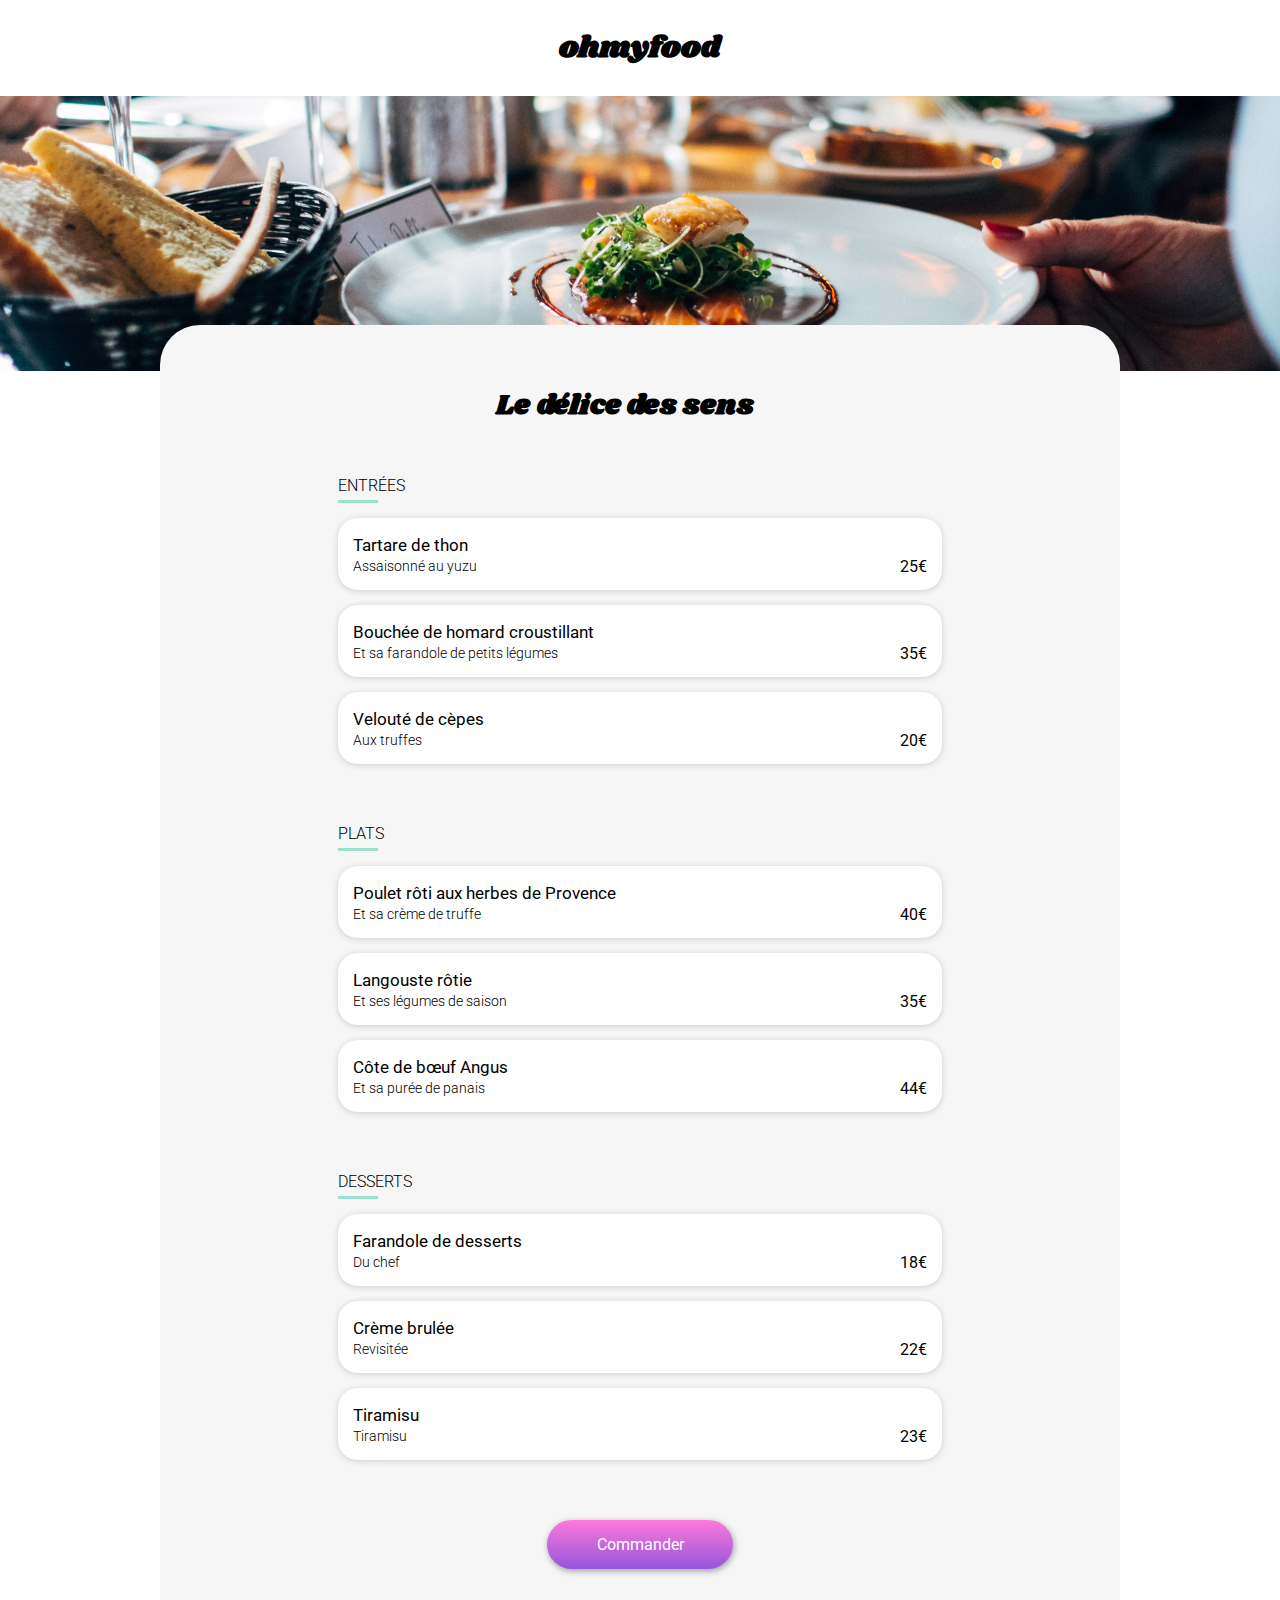
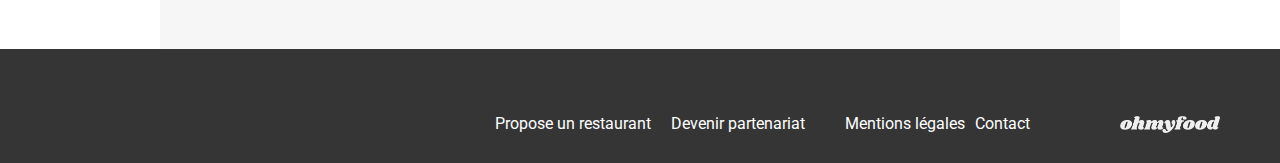
<file: restaurants/menu-le_delice_des_sens.html>
<!DOCTYPE html>
<html lang="fr">

<head>
    <meta charset="utf-8">
    <meta name="viewport" content="width=divice-width, initial-scale=1">
    <title>Oh my food - page "Le délice des sens" </title>
    <link rel="preconnect" href="https://fonts.googleapis.com">
    <link rel="preconnect" href="https://fonts.gstatic.com" crossorigin>
    <link href="https://fonts.googleapis.com/css2?family=Roboto:wght@100;300;400;700&display=swap" rel="stylesheet">
    <link href="https://fonts.googleapis.com/css2?family=Shrikhand&display=swap" rel="stylesheet">
    <link rel="stylesheet" href="https://cdnjs.cloudflare.com/ajax/libs/font-awesome/6.2.1/css/all.min.css"
        integrity="sha512-MV7K8+y+gLIBoVD59lQIYicR65iaqukzvf/nwasF0nqhPay5w/9lJmVM2hMDcnK1OnMGCdVK+iQrJ7lzPJQd1w=="
        crossorigin="anonymous" referrerpolicy="no-referrer">
    <link rel="stylesheet" href="../CSS/styles.css">
</head>

<body>
    <div class="main-container">
        <header class="menu_page">
            <a href="../index.html">
                <i class="fa-solid fa-arrow-left"></i>
            </a>
            <h1>ohmyfood</h1>
        </header>

        <main>
            <div class="restaurant_img">
                <img src="../images/restaurants/jay-wennington-N_Y88TWmGwA-unsplash.jpg" alt="image - restaurant">
            </div>
            <section class="menu">
                <div class="menu_title">
                    <h2 class="menu_title-section">Le délice des sens</h2>
                    <div class="heart">
                        <span class="heart_1">
                            <i class="fa-regular fa-heart"></i>
                        </span>
                        <span class="heart_2">
                            <i class="fa-solid fa-heart"></i>
                        </span>
                    </div>
                </div>
                <div class="menu_total">
                    <div class="menu_appetizer">
                        <h3>ENTRÉES</h3>
                        <div class="menu_cards">
                            <div class="card">
                                <div class="card_txt">
                                    <h4>Tartare de thon</h4>
                                    <p>Assaisonné au yuzu</p>
                                </div>
                                <div class="card_price">25€</div>
                                <span class="card_greenbox">
                                    <i class="fa-solid fa-circle-check"></i>
                                </span>
                            </div>
                            <div class="card">
                                <div class="card_txt">
                                    <h4>Bouchée de homard croustillant</h4>
                                    <p>Et sa farandole de petits légumes</p>
                                </div>
                                <div class="card_price">35€</div>
                                <span class="card_greenbox">
                                    <i class="fa-solid fa-circle-check"></i>
                                </span>
                            </div>
                            <div class="card">
                                <div class="card_txt">
                                    <h4>Velouté de cèpes </h4>
                                    <p>Aux truffes</p>
                                </div>
                                <div class="card_price">20€</div>
                                <span class="card_greenbox">
                                    <i class="fa-solid fa-circle-check"></i>
                                </span>
                            </div>
                        </div>
                    </div>
                    <div class="menu_main">
                        <h3>PLATS</h3>
                        <div class="menu_cards">
                            <div class="card">
                                <div class="card_txt">
                                    <h4>Poulet rôti aux herbes de Provence</h4>
                                    <p>Et sa crème de truffe</p>
                                </div>
                                <div class="card_price">40€</div>
                                <span class="card_greenbox">
                                    <i class="fa-solid fa-circle-check"></i>
                                </span>
                            </div>
                            <div class="card">
                                <div class="card_txt">
                                    <h4>Langouste rôtie </h4>
                                    <p>Et ses légumes de saison</p>
                                </div>
                                <div class="card_price">35€</div>
                                <span class="card_greenbox">
                                    <i class="fa-solid fa-circle-check"></i>
                                </span>
                            </div>
                            <div class="card">
                                <div class="card_txt">
                                    <h4>Côte de bœuf Angus </h4>
                                    <p>Et sa purée de panais</p>
                                </div>
                                <div class="card_price">44€</div>
                                <span class="card_greenbox">
                                    <i class="fa-solid fa-circle-check"></i>
                                </span>
                            </div>
                        </div>
                    </div>
                    <div class="menu_dessert">
                        <h3>DESSERTS</h3>
                        <div class="menu_cards">
                            <div class="card">
                                <div class="card_txt">
                                    <h4>Farandole de desserts</h4>
                                    <p>Du chef</p>
                                </div>
                                <div class="card_price">18€</div>
                                <span class="card_greenbox">
                                    <i class="fa-solid fa-circle-check"></i>
                                </span>
                            </div>
                            <div class="card">
                                <div class="card_txt">
                                    <h4>Crème brulée </h4>
                                    <p>Revisitée</p>
                                </div>
                                <div class="card_price">22€</div>
                                <span class="card_greenbox">
                                    <i class="fa-solid fa-circle-check"></i>
                                </span>
                            </div>
                            <div class="card">
                                <div class="card_txt">
                                    <h4>Tiramisu </h4>
                                    <p>Tiramisu </p>
                                </div>
                                <div class="card_price">23€</div>
                                <span class="card_greenbox">
                                    <i class="fa-solid fa-circle-check"></i>
                                </span>
                            </div>
                        </div>
                    </div>
                    <div class="btn btn_order">
                        <a href="#" role="button">Commander</a>
                    </div>
                </div>
            </section>
        </main>

        <footer>
            <div>
                <a href="../index.html">
                    <img src="../images/logo/ohmyfood.png" alt="image du logo - oh my food">
                </a>
            </div>
            <ul>
                <li>
                    <a href="#">
                        <i class="fa-solid fa-utensils"></i>
                        <p>Propose un restaurant</p>
                    </a>
                </li>
                <li>
                    <a href="#">
                        <i class="fa-solid fa-handshake-angle"></i>
                        <p>Devenir partenariat</p>
                    </a>
                </li>
                <li>
                    <a href="#">
                        <p>Mentions légales</p>
                    </a>
                </li>
                <li>
                    <a href="mailto:adresse@mail.com">
                        <p>Contact</p>
                    </a>
                </li>
            </ul>
        </footer>
    </div>
</body>

</html>
</file>
<file: CSS/styles.css>
.loading_in, .loading, .menu .card_greenbox, .localisation, header {
  display: flex;
  justify-content: center;
  align-items: center;
}

.menu_title, .fonction_content, .fonction_txt, .restaurants .card_content {
  display: flex;
  align-items: center;
}

* {
  font-family: "Roboto", serif;
  box-sizing: border-box;
  margin: 0px;
}

.main-container {
  max-width: 768px;
  margin: 0px auto;
}

h1 {
  font-family: "Shrikhand", serif;
  font-size: 29px;
}

h2 {
  font-size: 24px;
  font-weight: 700;
}

a {
  text-decoration: none;
  color: white;
}

img {
  object-fit: cover;
}

header {
  height: 60px;
}

.card {
  position: relative;
  width: 100%;
  overflow: hidden;
  background-color: white;
}

.btn {
  font-size: 16px;
  font-weight: 400;
  padding: 15px 20px;
  background: linear-gradient(#ff79da, #9356dc);
  border-radius: 25px;
  transition: opacity 0.3s ease-in-out;
  box-shadow: 1px 2px 6px 0px #9b9c9c;
}
.btn_presentation {
  width: 220px;
  margin: auto;
}
.btn_order {
  margin: 30px auto;
  width: 186px;
  display: flex;
  justify-content: center;
  text-align: center;
}
.btn:hover {
  opacity: 0.8;
  box-shadow: 1px 3px 8px 0px #868889;
}

.heart {
  transition: display 0.3s ease-in-out;
}
.heart_1 {
  color: black;
}
.heart_2 {
  display: none;
  color: transparent;
  background: linear-gradient(#9356dc, #ff79da);
  background-clip: text;
}
.heart:hover .heart_1 {
  display: none;
}
.heart:hover .heart_2 {
  display: inline;
}

.restaurants .heart {
  padding-top: 5px;
  padding-right: 30px;
  font-size: 24px;
}

.menu .heart {
  font-size: 21px;
}

.menu_page {
  position: relative;
}
.menu_page i {
  position: absolute;
  top: 22px;
  padding-left: 15px;
  font-size: 16px;
  color: #353535;
}
.menu_page h1 {
  font-size: 30px;
  margin: 0 auto;
}

footer {
  background: #353535;
  height: 185px;
  padding: 25px;
}
footer .fa-solid, footer li {
  color: white;
  font-size: 16px;
}
footer img {
  width: 100px;
  filter: invert(1);
}
footer .fa-solid {
  padding-right: 10px;
  font-size: 13px;
}
footer a {
  display: flex;
  align-items: center;
}
footer ul {
  padding: 15px 0 0 0;
  display: flex;
  flex-direction: column;
  row-gap: 8px;
}
footer > ul > li {
  list-style-type: none;
}

.section-title {
  margin-bottom: 20px;
}

.localisation {
  background-color: #eaeaea;
  height: 50px;
  column-gap: 10px;
  padding-left: 65px;
  box-shadow: inset 0px 3px 7px -4px #bdbfc0;
}
.localisation i {
  font-size: 15px;
}
.localisation input {
  border: none;
  background: none;
  text-align: left;
  padding-left: 5px;
  outline: none;
}
.localisation input[type=text] {
  font-size: 16px;
  font-weight: 400;
}

.presentation,
.fonction_txt {
  background-color: #f6f6f6;
}

.presentation {
  display: flex;
  text-align: center;
  flex-direction: column;
  padding: 40px 0px 50px 0px;
  row-gap: 20px;
  box-shadow: inset 0px 8px 10px -10px #4a4b4b;
}
.presentation h2 {
  width: 285px;
  margin: 0 auto;
}
.presentation p {
  font-size: 18px;
  font-weight: 300;
  padding-bottom: 10px;
  width: 315px;
  margin: 0 auto;
}

.fonction {
  padding: 50px 25px 70px 25px;
}
.fonction_content {
  align-content: center;
  margin-top: 20px;
  position: relative;
}
.fonction_content:hover i {
  color: #9356dc;
}
.fonction_n {
  background: #9356dc;
  border-radius: 20px;
  padding: 5px 10px;
  color: white;
  position: absolute;
  left: 0%;
  font-size: 14px;
}
.fonction_txt {
  font-size: 16px;
  font-weight: 400;
  width: 100%;
  column-gap: 20px;
  justify-content: flex-start;
  padding-left: 30px;
  height: 72px;
  margin-left: 17px;
  border-radius: 20px;
  box-shadow: 1px 3px 8px 0px #cacdcd;
}
.fonction i {
  color: #7e7e7e;
  font-size: 20px;
}

.restaurants {
  background: #f6f6f6;
  padding: 50px 20px 60px 20px;
}
.restaurants .card {
  height: 250px;
  border-radius: 15px;
  z-index: 1;
  margin-top: 20px;
}
.restaurants .card_new {
  position: absolute;
  background: #99e2d0;
  padding: 7px 15px;
  font-size: 14px;
  font-weight: 400;
  color: #008766;
  z-index: 2;
  top: 10px;
  right: 10px;
}
.restaurants .card_txt {
  color: black;
  padding-top: 10px;
  padding-left: 15px;
}
.restaurants .card_content {
  justify-content: space-between;
}
.restaurants .card_txt p {
  font-size: 17px;
  font-weight: 300;
  padding-top: 3px;
}
.restaurants img {
  height: 70%;
  width: 100%;
}

.menu_total h3 {
  margin-top: 30px;
  font-size: 16px;
  font-weight: 300;
  border-bottom: 3px solid #99e2d0;
  padding-bottom: 5px;
  width: 40px;
}

.restaurant_img img {
  position: relative;
  height: 275px;
  width: 100%;
  z-index: 1;
}

.menu {
  position: relative;
  width: 100%;
  margin-top: -50px;
  background-color: #f6f6f6;
  border-radius: 40px 40px 0 0;
  padding: 30px 15px;
  z-index: 2;
}
.menu_title {
  column-gap: 30px;
}
.menu_title-section {
  font-family: "Shrikhand", serif;
  font-size: 28px;
  letter-spacing: 0.2px;
}
.menu_cards {
  padding-top: 15px;
  padding-bottom: 30px;
  display: flex;
  flex-direction: column;
  row-gap: 15px;
}
.menu .card {
  margin-right: 0;
  padding: 0 15px;
  border-radius: 20px;
  height: 72px;
  display: flex;
  align-items: center;
  box-shadow: 0px 1px 6px 0px #cacdcd;
}
.menu .card h4,
.menu .card p {
  white-space: nowrap;
  overflow: hidden;
  text-overflow: ellipsis;
  max-width: 300px;
}
.menu .card h4 {
  font-size: 17px;
  font-weight: 400;
}
.menu .card p {
  font-size: 14px;
  font-weight: 300;
  padding-top: 3px;
}
.menu .card_price {
  margin-left: auto;
  font-weight: 400;
  padding-bottom: 14px;
  display: flex;
  align-self: flex-end;
  transition: transform 0.3s ease;
}
.menu .card_greenbox {
  position: absolute;
  width: 70px;
  right: -73px;
  height: 100%;
  border: none;
  background: #99e2d0;
  color: white;
  font-size: 20px;
  transition: right 0.3s ease;
}
.menu .card:hover .card_greenbox {
  right: 0;
}
.menu .card:hover .card_price {
  transform: translateX(-70px);
}
.menu .card:hover h4, .menu .card:hover p {
  width: 200px;
}

.loading {
  position: fixed;
  top: 0;
  left: 0;
  width: 100%;
  height: 100%;
  opacity: 1;
  visibility: hidden;
  background-color: #f6f6f6;
  z-index: 2;
  animation: hideLoading 2.5s ease-in-out;
}
.loading_in {
  top: 50%;
  color: white;
  padding: 0 100px;
  flex-direction: column;
}
.loading_in i {
  font-size: 30px;
  opacity: 1;
  transform: scale(1);
  animation: hearts 2.5s ease-in;
}
.loading_in p {
  padding-top: 10px;
  padding-left: 10px;
  color: #353535;
}

@keyframes hideLoading {
  0% {
    opacity: 1;
    visibility: visible;
  }
  95% {
    opacity: 1;
  }
  100% {
    visibility: hidden;
    opacity: 0;
  }
}
@keyframes hearts {
  0% {
    color: #9356dc;
    opacity: 0;
  }
  10% {
    opacity: 0.5;
  }
  30% {
    opacity: 1;
  }
  50% {
    color: #ff79da;
  }
  100% {
    opacity: 1;
    color: #9356dc;
  }
}
.menu_title {
  transform-origin: top;
  transform: scaleY(1);
  animation: slidedown 0.7s ease-in-out;
}
.menu_title .heart {
  transform-origin: center;
  transform: scaleY(1);
  animation: ani_scale 1.5s ease-in-out;
}
.menu_appetizer, .menu_main, .menu_dessert {
  transform-origin: left;
  transform: scaleX(1);
}
.menu_appetizer {
  animation: motion_x 1s ease-in-out;
}
.menu_main {
  animation: motion_x 1.5s ease-in-out;
}
.menu_dessert {
  animation: motion_x 2s ease-in-out;
}

@keyframes slidedown {
  0% {
    transform: scaleY(0);
    opacity: 0;
  }
  40% {
    transform: scaleY(0);
    opacity: 0;
  }
  100% {
    transform: scaleY(1);
    opacity: 1;
  }
}
@keyframes ani_scale {
  0% {
    transform: scale(0);
    opacity: 0;
  }
  45% {
    transform: scale(0);
    opacity: 0;
  }
  50% {
    transform: scale(1.2);
    opacity: 1;
  }
  60% {
    transform: scale(0.9);
    opacity: 1;
  }
  65% {
    transform: scale(1);
    opacity: 1;
  }
}
@keyframes motion_x {
  0% {
    transform: scaleX(0);
    opacity: 0;
  }
  50% {
    opacity: 0.3;
  }
  80% {
    transform: scaleX(1.01);
  }
  90% {
    transform: scaleX(1);
  }
  100% {
    transform: scaleX(1);
  }
}
.btn_order {
  transform-origin: center;
  transform: scale(1);
  animation: motion_btn 2.5s ease-in-out;
}

@keyframes motion_btn {
  0% {
    transform: scale(0);
    opacity: 0;
  }
  35% {
    transform: scale(0);
    opacity: 0;
  }
  36% {
    transform: scale(0, 1);
    opacity: 0.5;
  }
  60% {
    transform: scale(1.05, 1.05);
  }
  70% {
    transform: scale(0.97, 0.97);
    opacity: 1;
  }
  80% {
    transform: scale(1);
    opacity: 1;
  }
  100% {
    transform: scale(1);
  }
}
@media screen and (min-width: 768px) {
  .main-container {
    max-width: 1440px;
  }
  header {
    height: 96px;
  }
  .menu_page i {
    top: 40px;
  }
  .localisation, .presentation {
    box-shadow: none;
  }
  .presentation h2,
  .presentation p {
    width: 100%;
  }
  .fonction {
    padding: 60px 13%;
  }
  .fonction_contents {
    display: flex;
    justify-content: space-between;
    width: 100%;
  }
  .fonction_content {
    width: 30%;
  }
  .restaurants {
    padding: 30px 12%;
  }
  .restaurants_cards {
    flex-wrap: wrap;
    row-gap: 30px;
    display: flex;
    justify-content: space-between;
  }
  .restaurants h2 {
    margin-bottom: 10px;
  }
  .restaurants a {
    width: 46%;
    padding-top: 0px;
  }
  .restaurants .card {
    box-shadow: none;
  }
  .menu {
    width: 75%;
    right: -12.5%;
  }
  .menu_title {
    padding-top: 30px;
    justify-content: center;
  }
  .menu_total {
    padding: 20px 0;
    width: 65%;
    margin: 0 auto;
  }
  .menu h4, .menu p {
    max-width: 500px;
  }
  .menu .card:hover h4, .menu .card:hover p {
    width: 400px;
  }
  footer,
  footer li {
    display: flex;
    flex-direction: row-reverse;
  }
  footer {
    height: 114px;
    padding: 30px 60px;
    column-gap: 90px;
    align-items: flex-end;
  }
  footer img {
    width: 100px;
    height: 17px;
  }
  footer > ul {
    display: flex;
    flex-direction: row;
    column-gap: 10px;
  }
  footer li:nth-of-type(3) {
    padding-left: 30px;
  }
}/*# sourceMappingURL=styles.css.map */
</file>
